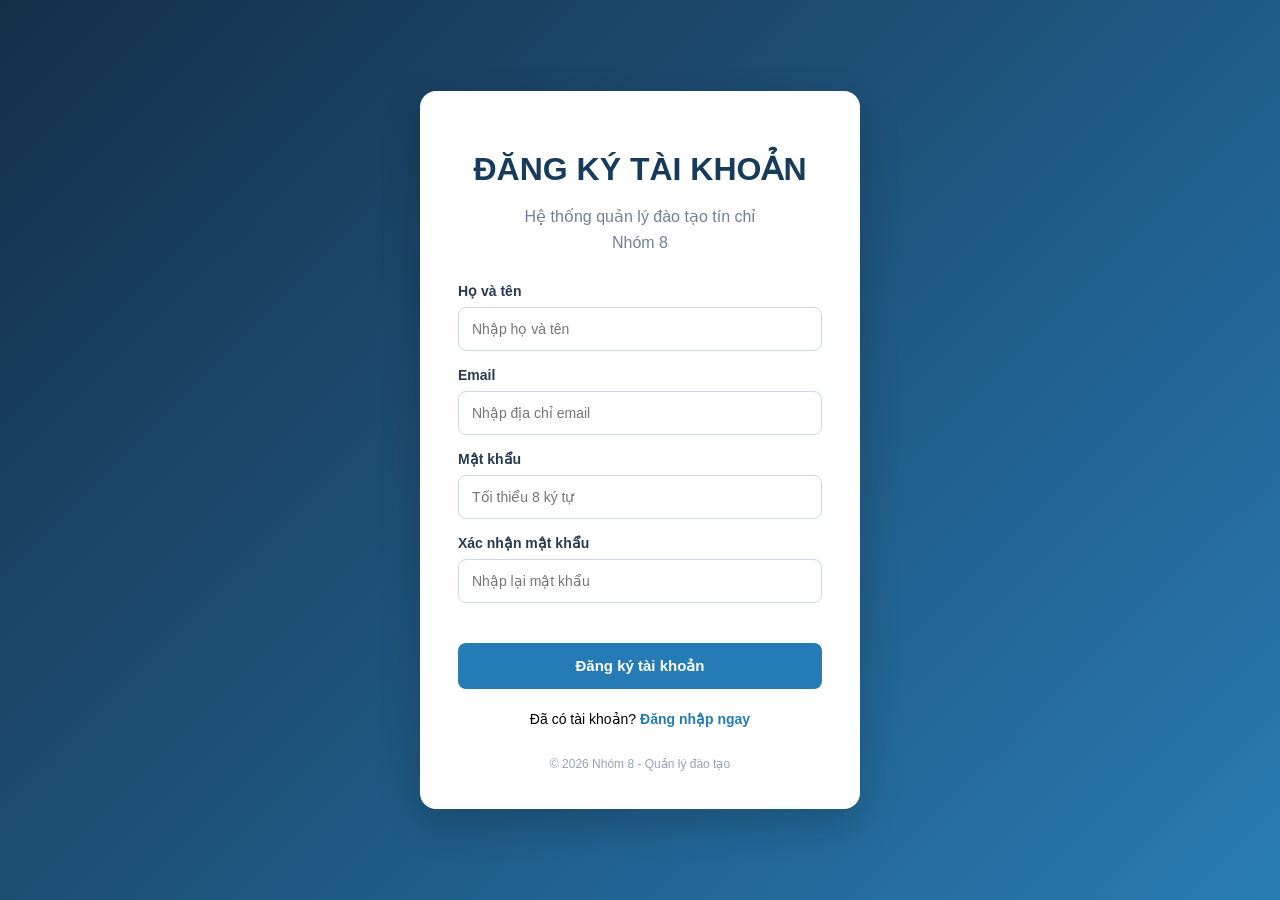
<file: src/main/resources/static/register.html>
<!DOCTYPE html>
<html lang="vi">
<head>
    <link rel="icon" type="image/svg+xml" href="/images/favicon.svg?v=4">
    <meta charset="UTF-8">
    <meta name="viewport"
          content="width=device-width, initial-scale=1.0">

    <title>Đăng ký - Nhóm 8</title>

    <style>
        * {
            box-sizing: border-box;
        }

        body {
            margin: 0;
            min-height: 100vh;
            font-family: Arial, sans-serif;
            background: linear-gradient(
                135deg, #142e47, #287cb4
            );
            display: flex;
            justify-content: center;
            align-items: center;
            padding: 25px;
        }

        .register-box {
            width: 440px;
            max-width: 100%;
            background: white;
            padding: 38px;
            border-radius: 16px;
            box-shadow: 0 15px 40px #0003;
        }

        h1 {
            text-align: center;
            color: #173b5a;
            margin-bottom: 10px;
        }

        .subtitle {
            text-align: center;
            color: #718096;
            margin-bottom: 28px;
            line-height: 1.6;
        }

        label {
            display: block;
            margin: 16px 0 8px;
            font-weight: bold;
            color: #263b50;
            font-size: 14px;
        }

        input {
            width: 100%;
            padding: 13px;
            border: 1px solid #ccd8e2;
            border-radius: 8px;
            font-size: 14px;
            outline: none;
        }

        input:focus {
            border-color: #247bb5;
            box-shadow: 0 0 0 3px #247bb51a;
        }

        button {
            width: 100%;
            margin-top: 25px;
            padding: 14px;
            border: none;
            border-radius: 8px;
            background: #247bb5;
            color: white;
            font-size: 15px;
            font-weight: bold;
            cursor: pointer;
        }

        button:hover {
            background: #155e93;
        }

        button:disabled {
            opacity: 0.6;
            cursor: wait;
        }

        .login-link {
            text-align: center;
            margin-top: 22px;
            font-size: 14px;
        }

        a {
            color: #247bb5;
            text-decoration: none;
            font-weight: bold;
        }

        #message {
            text-align: center;
            margin-top: 15px;
            font-size: 14px;
            line-height: 1.5;
        }

        .error {
            color: #d63031;
        }

        .success {
            color: #16815d;
        }

        .footer {
            text-align: center;
            color: #94a3b8;
            font-size: 12px;
            margin-top: 30px;
        }
    </style>
</head>

<body>

    <div class="register-box">

        <h1>ĐĂNG KÝ TÀI KHOẢN</h1>

        <p class="subtitle">
            Hệ thống quản lý đào tạo tín chỉ
            <br>
            Nhóm 8
        </p>

        <form id="registerForm">

            <label for="fullName">Họ và tên</label>
            <input
                type="text"
                id="fullName"
                placeholder="Nhập họ và tên"
                maxlength="100"
                autocomplete="name"
                required
            >

            <label for="email">Email</label>
            <input
                type="email"
                id="email"
                placeholder="Nhập địa chỉ email"
                autocomplete="email"
                required
            >

            <label for="password">Mật khẩu</label>
            <input
                type="password"
                id="password"
                placeholder="Tối thiểu 8 ký tự"
                minlength="8"
                autocomplete="new-password"
                required
            >

            <label for="confirmPassword">
                Xác nhận mật khẩu
            </label>
            <input
                type="password"
                id="confirmPassword"
                placeholder="Nhập lại mật khẩu"
                minlength="8"
                autocomplete="new-password"
                required
            >

            <div id="message" role="alert"></div>

            <button type="submit" id="registerBtn">
                Đăng ký tài khoản
            </button>

        </form>

        <div class="login-link">
            Đã có tài khoản?
            <a href="/login.html">Đăng nhập ngay</a>
        </div>

        <div class="footer">
            © 2026 Nhóm 8 - Quản lý đào tạo
        </div>

    </div>

    <script>
        const form = document.getElementById("registerForm");
        const message = document.getElementById("message");
        const button = document.getElementById("registerBtn");

        function showMessage(text, type = "error") {
            message.textContent = text;
            message.className = type;
        }

        form.addEventListener("submit", async function(event) {
            event.preventDefault();

            const fullName = document
                .getElementById("fullName")
                .value.trim();

            const email = document
                .getElementById("email")
                .value.trim();

            const password = document
                .getElementById("password")
                .value;

            const confirmPassword = document
                .getElementById("confirmPassword")
                .value;

            if (password !== confirmPassword) {
                showMessage("Mật khẩu xác nhận không khớp!");
                return;
            }

            if (password.length < 8) {
                showMessage("Mật khẩu phải có ít nhất 8 ký tự!");
                return;
            }

            button.disabled = true;
            showMessage("");

            try {
                const response = await fetch("/api/auth/register", {
                    method: "POST",
                    headers: {
                        "Content-Type": "application/json"
                    },
                    credentials: "same-origin",
                    body: JSON.stringify({
                        fullName: fullName,
                        email: email,
                        password: password
                    })
                });

                const data = await response.json();

                if (!response.ok) {
                    throw new Error(
                        data.message || "Đăng ký thất bại!"
                    );
                }

                showMessage(
                    "Đăng ký thành công! Đang chuyển đến đăng nhập...",
                    "success"
                );

                setTimeout(function() {
                    window.location.href = "/login.html";
                }, 1500);

            } catch (error) {
                showMessage(error.message);
            } finally {
                button.disabled = false;
            }
        });
    </script>

</body>
</html>
</file>
